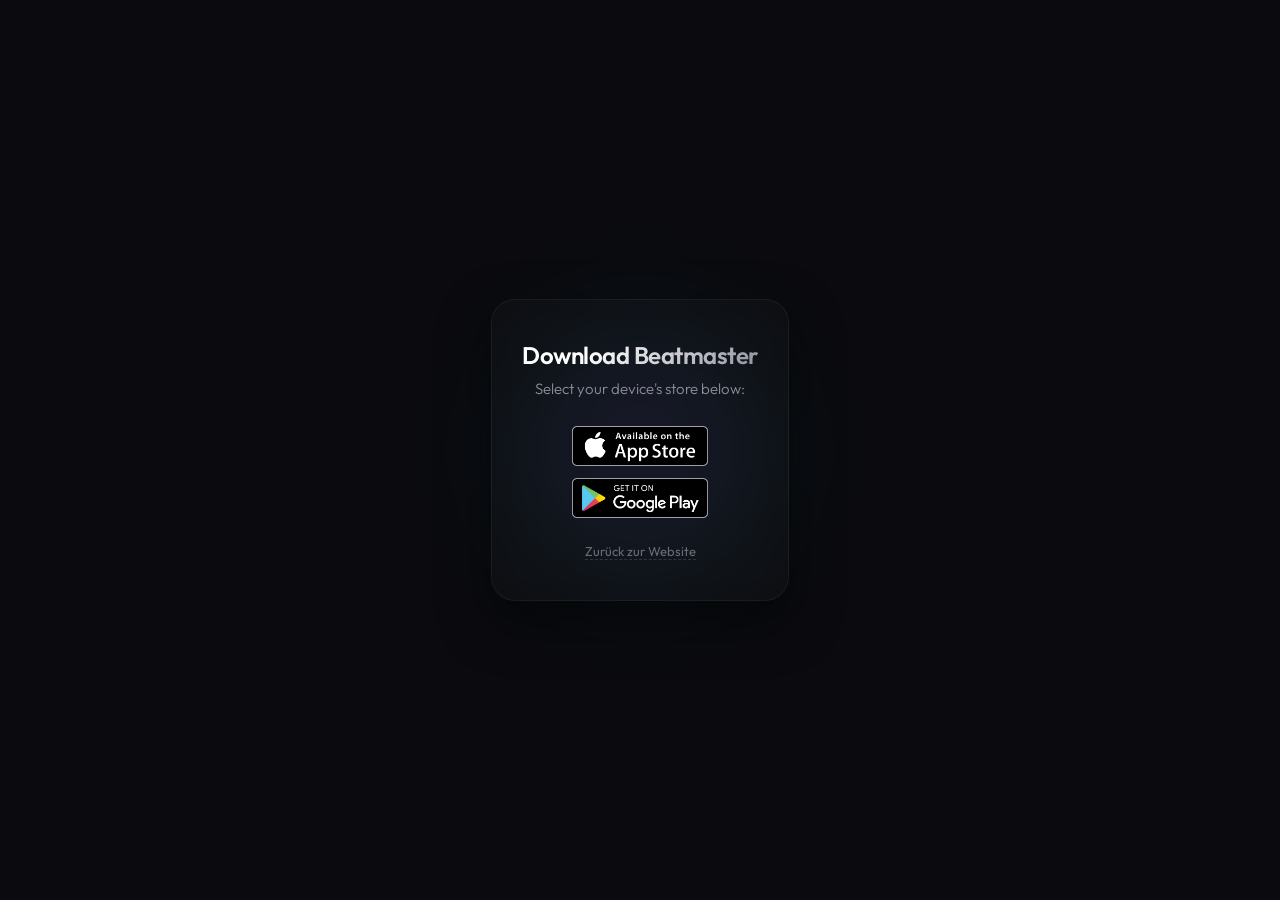
<file: download/index.html>
<!DOCTYPE html>
<html lang="de">
<head>
  <meta charset="UTF-8">
  <meta name="viewport" content="width=device-width, initial-scale=1.0">
  <title>Beatmaster - Redirecting...</title>
  
  <!-- Modern Premium Typography -->
  <link rel="preconnect" href="https://fonts.googleapis.com">
  <link rel="preconnect" href="https://fonts.gstatic.com" crossorigin>
  <link href="https://fonts.googleapis.com/css2?family=Outfit:wght@300;400;600&display=swap" rel="stylesheet">

  <style>
    :root {
      --bg-color: #0b0b0f;
      --accent-primary: #8a2be2;
      --accent-secondary: #00f2fe;
      --text-color: #ffffff;
      --text-secondary: #8f8f9e;
    }

    * {
      box-sizing: border-box;
      margin: 0;
      padding: 0;
    }

    body {
      background-color: var(--bg-color);
      color: var(--text-color);
      font-family: 'Outfit', -apple-system, BlinkMacSystemFont, "Segoe UI", Roboto, Helvetica, Arial, sans-serif;
      display: flex;
      flex-direction: column;
      align-items: center;
      justify-content: center;
      min-height: 100vh;
      overflow: hidden;
      text-align: center;
      padding: 20px;
    }

    /* Elegant glassmorphic card container */
    .container {
      position: relative;
      z-index: 2;
      max-width: 400px;
      padding: 40px 30px;
      border-radius: 24px;
      background: rgba(255, 255, 255, 0.02);
      border: 1px solid rgba(255, 255, 255, 0.05);
      backdrop-filter: blur(10px);
      box-shadow: 0 20px 50px rgba(0, 0, 0, 0.5);
      animation: fadeIn 0.8s ease-out;
    }

    /* Background glow accents */
    .bg-glow {
      position: absolute;
      width: 300px;
      height: 300px;
      border-radius: 50%;
      background: radial-gradient(circle, rgba(138, 43, 226, 0.15) 0%, rgba(0, 242, 254, 0.05) 50%, transparent 100%);
      filter: blur(50px);
      z-index: 1;
      pointer-events: none;
      animation: floatGlow 10s ease-in-out infinite alternate;
    }

    h1 {
      font-size: 24px;
      font-weight: 600;
      margin-bottom: 8px;
      letter-spacing: -0.5px;
      background: linear-gradient(135deg, #ffffff 30%, var(--text-secondary) 100%);
      -webkit-background-clip: text;
      -webkit-text-fill-color: transparent;
    }

    p {
      color: var(--text-secondary);
      font-size: 15px;
      font-weight: 300;
      margin-bottom: 25px;
      line-height: 1.5;
    }

    /* Premium Neon Spinner */
    .spinner-container {
      position: relative;
      width: 70px;
      height: 70px;
      margin: 0 auto 25px auto;
    }

    .spinner {
      width: 100%;
      height: 100%;
      border: 3px solid rgba(255, 255, 255, 0.03);
      border-radius: 50%;
      border-top-color: var(--accent-primary);
      border-right-color: var(--accent-secondary);
      animation: spin 1s cubic-bezier(0.68, -0.55, 0.27, 1.55) infinite;
    }

    .spinner-glow {
      position: absolute;
      top: 0;
      left: 0;
      width: 100%;
      height: 100%;
      border-radius: 50%;
      box-shadow: 0 0 15px rgba(138, 43, 226, 0.4);
      animation: pulse 2s ease-in-out infinite;
      pointer-events: none;
    }

    /* Store Badge Buttons */
    .store-buttons {
      display: flex;
      flex-direction: column;
      gap: 12px;
      margin-top: 10px;
      align-items: center;
    }

    .store-badge-link {
      display: inline-block;
      transition: transform 0.2s ease, filter 0.2s ease;
    }

    .store-badge-link:hover {
      transform: scale(1.04);
      filter: brightness(1.15);
    }

    .store-badge-img {
      height: 40px;
      display: block;
    }

    /* User Action Link in case redirection fails/is slow */
    .manual-link {
      display: inline-block;
      margin-top: 25px;
      font-size: 13px;
      color: var(--text-secondary);
      text-decoration: none;
      border-bottom: 1px dashed rgba(255, 255, 255, 0.2);
      transition: all 0.3s ease;
      opacity: 0.7;
    }

    .manual-link:hover {
      color: var(--accent-secondary);
      border-bottom-color: var(--accent-secondary);
      opacity: 1;
    }

    /* Animations */
    @keyframes spin {
      to { transform: rotate(360deg); }
    }

    @keyframes pulse {
      0%, 100% { transform: scale(1); opacity: 0.2; }
      50% { transform: scale(1.05); opacity: 0.6; }
    }

    @keyframes fadeIn {
      from { opacity: 0; transform: translateY(15px); }
      to { opacity: 1; transform: translateY(0); }
    }

    @keyframes floatGlow {
      0% { transform: translate(-20px, -20px) scale(1); }
      100% { transform: translate(20px, 20px) scale(1.2); }
    }
  </style>
</head>
<body>
  
  <div class="bg-glow"></div>
  
  <div class="container">
    <h1 id="status-title">Opening Beatmaster</h1>
    <p id="status-text">Finding the right store for your device...</p>
    
    <div class="spinner-container" id="loading-spinner">
      <div class="spinner"></div>
      <div class="spinner-glow"></div>
    </div>

    <div class="store-buttons">
      <a href="https://apps.apple.com/app/beatmaster-music-quiz-game/id6769146005" class="store-badge-link">
        <img src="../assets/images/App-Store-Badge.png" alt="Download on the App Store" class="store-badge-img">
      </a>
      <a href="https://play.google.com/store/apps/details?id=com.pointe.beatmaster" class="store-badge-link">
        <img src="../assets/images/Google-Play-Badge.png" alt="Get it on Google Play" class="store-badge-img">
      </a>
    </div>

    <a id="fallback-link" href="https://andreaspointecker-source.github.io/" class="manual-link">Zurück zur Website</a>
  </div>

  <script>
    (function() {
      // Configuration Links
      const IOS_URL = "https://apps.apple.com/app/beatmaster-music-quiz-game/id6769146005";
      const ANDROID_URL = "https://play.google.com/store/apps/details?id=com.pointe.beatmaster";
      const FALLBACK_URL = "https://andreaspointecker-source.github.io/";

      // Detect OS Type
      let osType = "desktop";
      const ua = (navigator.userAgent || navigator.vendor || window.opera || "").toLowerCase();
      const platform = (navigator.platform || "").toLowerCase();

      // 1. Direct checks
      const isAndroid = /android/i.test(ua) || /android/i.test(platform);
      const isIOS = /ipad|iphone|ipod/i.test(ua) || 
                    /ipad|iphone|ipod/i.test(platform) || 
                    (platform === 'macintel' && navigator.maxTouchPoints > 1);

      if (isAndroid) {
        osType = "android";
      } else if (isIOS) {
        osType = "ios";
      } else {
        // 2. Fallback check for mobile Webviews requesting "desktop site"
        const isMobileScreen = window.innerWidth <= 800 || window.innerHeight <= 800;
        const hasTouch = navigator.maxTouchPoints > 0 || 'ontouchstart' in window;
        
        if (hasTouch && isMobileScreen) {
          // If it's a mobile touch device, look at browser engine details
          if (/safari/i.test(ua) && !/chrome/i.test(ua) && !/android/i.test(ua)) {
            osType = "ios";
          } else {
            osType = "android"; // Default fallback for touch-based mobile-sized screens
          }
        }
      }

      // Determine Redirect Target
      let redirectUrl = FALLBACK_URL;
      if (osType === "ios") {
        redirectUrl = IOS_URL;
      } else if (osType === "android") {
        redirectUrl = ANDROID_URL;
      }

      // Update manual fallback link visual target
      const manualLink = document.getElementById("fallback-link");
      if (osType !== "desktop") {
        manualLink.href = redirectUrl;
        manualLink.textContent = "Click here if you are not redirected automatically";
      }

      // Update UI texts depending on OS
      const statusTitle = document.getElementById("status-title");
      const statusText = document.getElementById("status-text");
      const loadingSpinner = document.getElementById("loading-spinner");

      if (osType === "ios") {
        statusText.textContent = "Redirecting you to the App Store...";
      } else if (osType === "android") {
        statusText.textContent = "Redirecting you to Google Play...";
      } else {
        statusTitle.textContent = "Download Beatmaster";
        statusText.textContent = "Select your device's store below:";
        if (loadingSpinner) {
          loadingSpinner.style.display = "none";
        }
      }

      // Tinybird Configuration
      const TINYBIRD_URL = "https://api.eu-central-1.aws.tinybird.co/v0/events?name=qr_scans";
      const TINYBIRD_TOKEN = "p.eyJ1IjogImM5NGJkZWQ0LTdhNTktNDU2Yy1hODk2LTRlZmMxMTFlZmM1MyIsICJpZCI6ICJkYjRjMTdiNS05OTUzLTQyZmEtYTZjNy0yODE4YzBmNjFjODciLCAiaG9zdCI6ICJhd3MtZXUtY2VudHJhbC0xIn0.x-0KLZAJvxBU3ZwZW-hPsqn_dSh2XBF2HzguFGh5XM4";

      // Track scan in background (non-blocking)
      if (TINYBIRD_TOKEN && TINYBIRD_TOKEN !== "DEIN_TINYBIRD_TOKEN") {
        const payload = {
          timestamp: new Date().toISOString().replace('T', ' ').substring(0, 19),
          platform: osType
        };

        fetch(TINYBIRD_URL, {
          method: "POST",
          mode: "cors",
          keepalive: true,
          headers: {
            "Authorization": `Bearer ${TINYBIRD_TOKEN}`,
            "Content-Type": "application/json"
          },
          body: JSON.stringify(payload)
        }).catch((err) => {
          console.error("Tracking error:", err);
        });
      }

      // Redirect immediately and synchronously if we detected a mobile OS
      // Using replace() prevents back-button loops
      if (osType !== "desktop") {
        window.location.replace(redirectUrl);
      }
    })();
  </script>
</body>
</html>
</file>
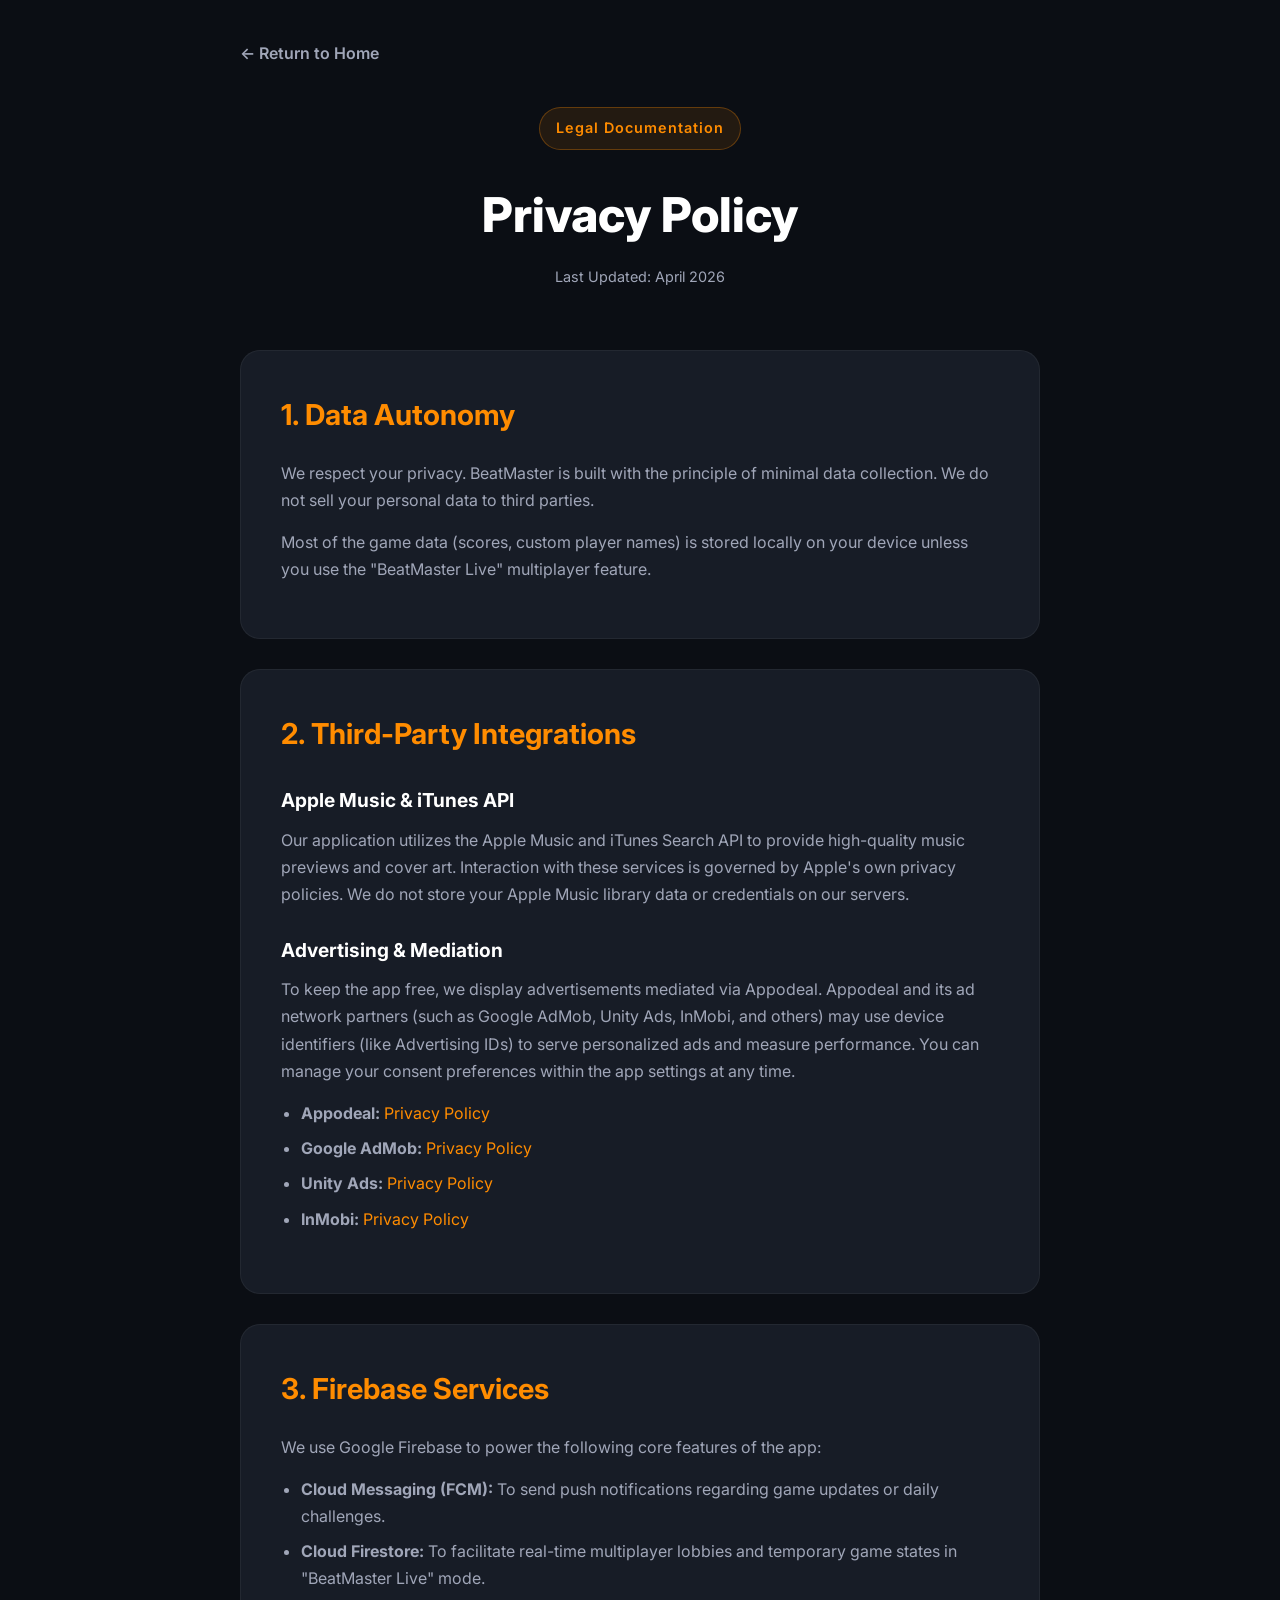
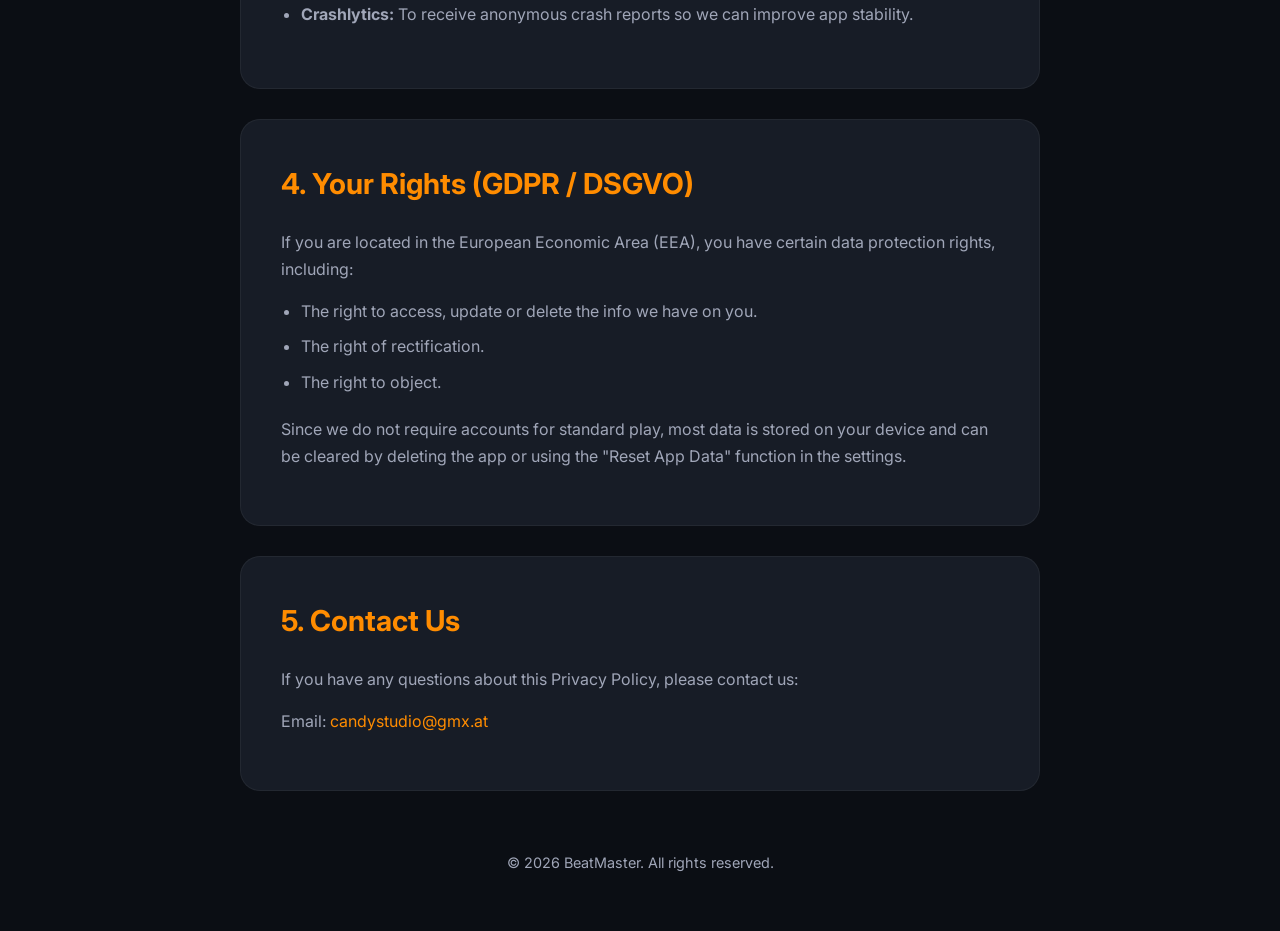
<file: privacy.html>
<!DOCTYPE html>
<html lang="en">
<head>
    <meta charset="UTF-8">
    <meta name="viewport" content="width=device-width, initial-scale=1.0">
    <title>Privacy Policy - BeatMaster</title>
    <link href="https://fonts.googleapis.com/css2?family=Inter:wght@300;400;600;800&display=swap" rel="stylesheet">
    <style>
        :root {
            --bg-color: #0b0e14;
            --surface-color: #171c26;
            --primary-accent: #FF8C00;
            --text-main: #FFFFFF;
            --text-secondary: #a0a6b8;
        }

        * { margin: 0; padding: 0; box-sizing: border-box; }

        body {
            font-family: 'Inter', sans-serif;
            background-color: var(--bg-color);
            color: var(--text-main);
            line-height: 1.7;
            padding: 40px 20px;
        }

        .container {
            max-width: 800px;
            margin: 0 auto;
        }

        header {
            margin-bottom: 60px;
            text-align: center;
        }

        .badge {
            display: inline-block;
            background: rgba(255, 140, 0, 0.1);
            color: var(--primary-accent);
            padding: 8px 16px;
            border-radius: 30px;
            font-weight: 600;
            font-size: 0.9rem;
            letter-spacing: 1px;
            border: 1px solid rgba(255, 140, 0, 0.3);
            margin-bottom: 24px;
        }

        h1 { font-size: 3rem; font-weight: 800; margin-bottom: 10px; }
        .last-updated { color: var(--text-secondary); font-size: 0.9rem; margin-bottom: 40px; }

        section {
            background-color: var(--surface-color);
            padding: 40px;
            border-radius: 20px;
            margin-bottom: 30px;
            border: 1px solid rgba(255, 255, 255, 0.05);
        }

        h2 {
            color: var(--primary-accent);
            font-size: 1.8rem;
            margin-bottom: 20px;
            display: flex;
            align-items: center;
            gap: 15px;
        }

        h3 { color: #fff; margin: 25px 0 10px 0; font-size: 1.2rem; }

        p { color: var(--text-secondary); margin-bottom: 15px; }
        
        ul { margin-left: 20px; color: var(--text-secondary); margin-bottom: 20px; }
        li { margin-bottom: 8px; }

        a { color: var(--primary-accent); text-decoration: none; }
        a:hover { text-decoration: underline; }

        .back-link {
            display: inline-block;
            margin-bottom: 40px;
            color: var(--text-secondary);
            font-weight: 600;
        }

        footer {
            text-align: center;
            margin-top: 60px;
            color: var(--text-secondary);
            font-size: 0.9rem;
        }
    </style>
</head>
<body>

<div class="container">
    <a href="index.html" class="back-link">← Return to Home</a>
    
    <header>
        <div class="badge">Legal Documentation</div>
        <h1>Privacy Policy</h1>
        <p class="last-updated">Last Updated: April 2026</p>
    </header>

    <section>
        <h2>1. Data Autonomy</h2>
        <p>We respect your privacy. BeatMaster is built with the principle of minimal data collection. We do not sell your personal data to third parties.</p>
        <p>Most of the game data (scores, custom player names) is stored locally on your device unless you use the "BeatMaster Live" multiplayer feature.</p>
    </section>

    <section>
        <h2>2. Third-Party Integrations</h2>
        
        <h3>Apple Music & iTunes API</h3>
        <p>Our application utilizes the Apple Music and iTunes Search API to provide high-quality music previews and cover art. Interaction with these services is governed by Apple's own privacy policies. We do not store your Apple Music library data or credentials on our servers.</p>

        <h3>Advertising & Mediation</h3>
        <p>To keep the app free, we display advertisements mediated via Appodeal. Appodeal and its ad network partners (such as Google AdMob, Unity Ads, InMobi, and others) may use device identifiers (like Advertising IDs) to serve personalized ads and measure performance. You can manage your consent preferences within the app settings at any time.</p>
        <ul>
            <li><strong>Appodeal:</strong> <a href="https://appodeal.com/privacy-policy/" target="_blank">Privacy Policy</a></li>
            <li><strong>Google AdMob:</strong> <a href="https://policies.google.com/privacy" target="_blank">Privacy Policy</a></li>
            <li><strong>Unity Ads:</strong> <a href="https://unity.com/legal/privacy-policy" target="_blank">Privacy Policy</a></li>
            <li><strong>InMobi:</strong> <a href="https://www.inmobi.com/privacy-policy/" target="_blank">Privacy Policy</a></li>
        </ul>
    </section>

    <section>
        <h2>3. Firebase Services</h2>
        <p>We use Google Firebase to power the following core features of the app:</p>
        <ul>
            <li><strong>Cloud Messaging (FCM):</strong> To send push notifications regarding game updates or daily challenges.</li>
            <li><strong>Cloud Firestore:</strong> To facilitate real-time multiplayer lobbies and temporary game states in "BeatMaster Live" mode.</li>
            <li><strong>Crashlytics:</strong> To receive anonymous crash reports so we can improve app stability.</li>
        </ul>
    </section>

    <section>
        <h2>4. Your Rights (GDPR / DSGVO)</h2>
        <p>If you are located in the European Economic Area (EEA), you have certain data protection rights, including:</p>
        <ul>
            <li>The right to access, update or delete the info we have on you.</li>
            <li>The right of rectification.</li>
            <li>The right to object.</li>
        </ul>
        <p>Since we do not require accounts for standard play, most data is stored on your device and can be cleared by deleting the app or using the "Reset App Data" function in the settings.</p>
    </section>

    <section>
        <h2>5. Contact Us</h2>
        <p>If you have any questions about this Privacy Policy, please contact us:</p>
        <p>Email: <a href="mailto:candystudio@gmx.at">candystudio@gmx.at</a></p>
    </section>

    <footer>
        <p>&copy; 2026 BeatMaster. All rights reserved.</p>
    </footer>
</div>

</body>
</html>
</file>
